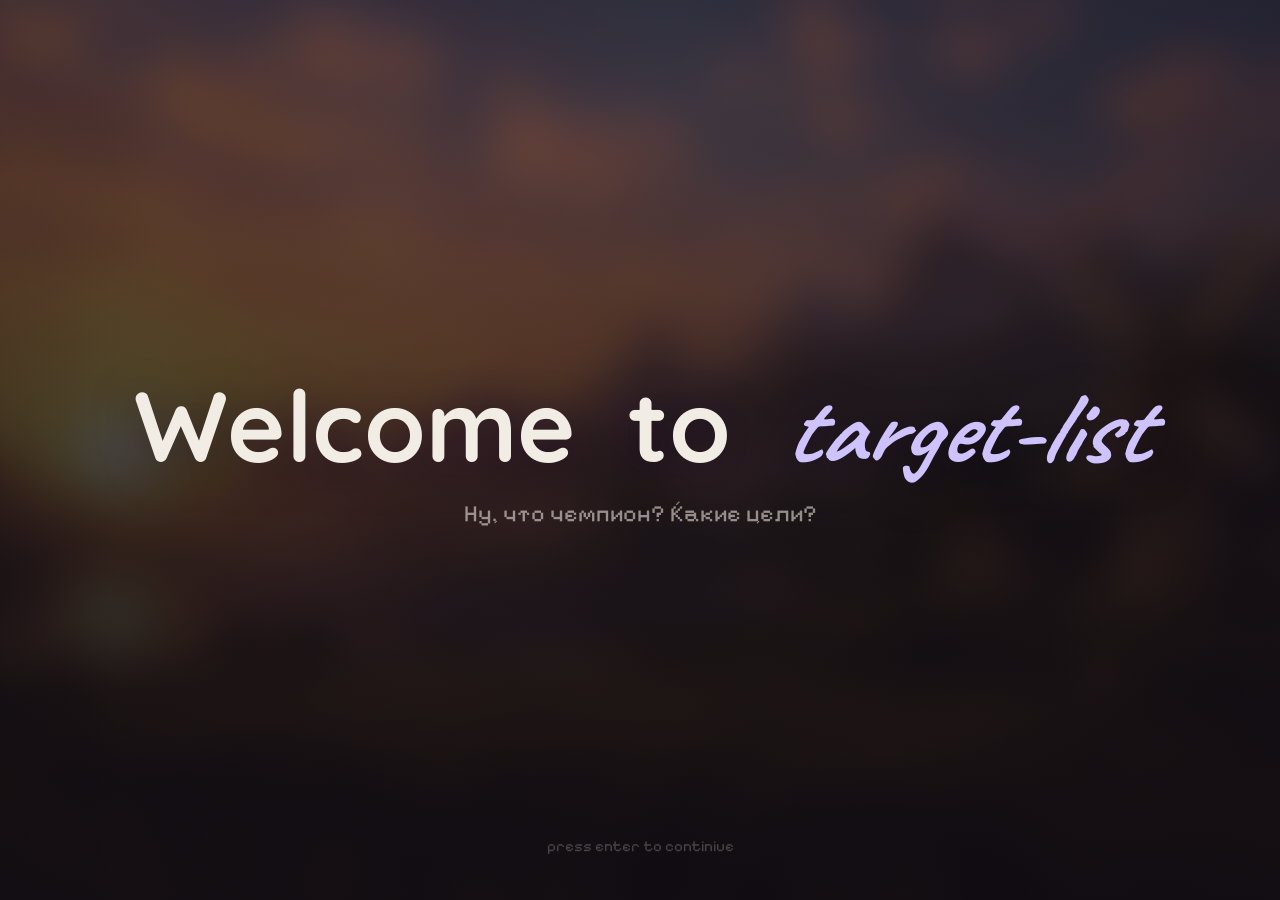
<file: index.html>
<!DOCTYPE html>
<html lang="ru">
<head>
<meta charset="UTF-8">
<meta name="viewport" content="width=device-width, initial-scale=1">
<title>target-list — твои цели</title>
<link rel="preconnect" href="https://fonts.googleapis.com">
<link rel="preconnect" href="https://fonts.gstatic.com" crossorigin>
<link href="https://fonts.googleapis.com/css2?family=Quicksand:wght@400;500;600;700&family=Caveat:wght@600;700&family=Pixelify+Sans:wght@400;500;600&display=swap" rel="stylesheet">
<link rel="stylesheet" href="styles.css">
</head>
<body>

<svg xmlns="http://www.w3.org/2000/svg" class="sprite" aria-hidden="true">
  <symbol id="i-target" viewBox="0 0 24 24"><circle cx="12" cy="12" r="8.5"/><circle cx="12" cy="12" r="4.6"/><circle cx="12" cy="12" r="1.3" fill="currentColor" stroke="none"/></symbol>
  <symbol id="i-book" viewBox="0 0 24 24"><path d="M12 7c-1.6-1.7-3.7-2.3-6.2-2.1v12.4c2.5-.2 4.6.4 6.2 2.1 1.6-1.7 3.7-2.3 6.2-2.1V4.9c-2.5-.2-4.6.4-6.2 2.1z"/><path d="M12 7v12.4"/></symbol>
  <symbol id="i-rocket" viewBox="0 0 24 24"><path d="M12 3.2c2.9 2.2 4.3 5.2 4.3 8.2l-1.8 3.7H9.5L7.7 11.4c0-3 1.4-6 4.3-8.2z"/><circle cx="12" cy="9.6" r="1.7"/><path d="m9.3 15.4-1.9 4.1 3-1.4M14.7 15.4l1.9 4.1-3-1.4"/></symbol>
  <symbol id="i-run" viewBox="0 0 24 24"><circle cx="14.4" cy="4.8" r="1.9"/><path d="m13.6 8.4-3.4 2.2 1.7 3.2L9.2 20M11.9 13.8l3.3 1.5 1.3 4.4M7.4 9.8l3.2-1.6 3.1.7 2.1 2.5 2.3.6"/></symbol>
  <symbol id="i-bulb" viewBox="0 0 24 24"><path d="M12 3.2A5.9 5.9 0 0 0 8.5 13.8c.5.4.8 1 .9 1.6l.1.7h5l.1-.7c.1-.6.4-1.2.9-1.6A5.9 5.9 0 0 0 12 3.2z"/><path d="M9.6 18.5h4.8M10.6 21h2.8"/></symbol>
  <symbol id="i-dumbbell" viewBox="0 0 24 24"><path d="M4 9.2v5.6M7.2 6.8v10.4M16.8 6.8v10.4M20 9.2v5.6M7.2 12h9.6"/></symbol>
  <symbol id="i-wallet" viewBox="0 0 24 24"><path d="M3.4 8.2a2.6 2.6 0 0 1 2.6-2.6h11.3v2.6"/><rect x="3.4" y="8.2" width="17.2" height="10.6" rx="2.6"/><circle cx="16.4" cy="13.5" r="1.2" fill="currentColor" stroke="none"/></symbol>
  <symbol id="i-music" viewBox="0 0 24 24"><path d="M9.4 17.2V5.8l9.2-1.9v11.4"/><circle cx="6.9" cy="17.4" r="2.5"/><circle cx="16.1" cy="15.4" r="2.5"/></symbol>
  <symbol id="i-code" viewBox="0 0 24 24"><path d="m8.2 8.4-4.6 3.6 4.6 3.6M15.8 8.4l4.6 3.6-4.6 3.6M13.6 4.6l-3.2 14.8"/></symbol>
  <symbol id="i-palette" viewBox="0 0 24 24"><path d="M12 3.4a8.6 8.6 0 0 0 0 17.2c1.1 0 1.9-.8 1.9-1.8 0-.5-.2-.9-.5-1.2-.3-.3-.5-.7-.5-1.2 0-1 .8-1.8 1.8-1.8h1.4a4.3 4.3 0 0 0 4.3-4.3c0-3.8-3.8-6.9-8.4-6.9z"/><circle cx="7.6" cy="11.4" r="1.1" fill="currentColor" stroke="none"/><circle cx="10.4" cy="7.8" r="1.1" fill="currentColor" stroke="none"/><circle cx="15" cy="8.4" r="1.1" fill="currentColor" stroke="none"/></symbol>
  <symbol id="i-pen" viewBox="0 0 24 24"><path d="M4.4 19.6h3.9L19.6 8.3a2.7 2.7 0 0 0-3.9-3.9L4.4 15.7v3.9z"/><path d="m14.4 5.7 3.9 3.9"/></symbol>
  <symbol id="i-leaf" viewBox="0 0 24 24"><path d="M11.4 20.6c0-6.1 3.1-9.9 9-11-.4 6-3.8 9.4-9 11z"/><path d="M11.4 20.6c-.3-4-2.4-6.6-6.6-7.6.3 4.3 2.6 6.8 6.6 7.6z"/></symbol>
  <symbol id="i-heart" viewBox="0 0 24 24"><path d="M12 19.8s-6.9-4.2-6.9-9A3.9 3.9 0 0 1 12 8.1a3.9 3.9 0 0 1 6.9 2.7c0 4.8-6.9 9-6.9 9z"/></symbol>
  <symbol id="i-star" viewBox="0 0 24 24"><path d="m12 3.8 2.6 5.3 5.8.8-4.2 4.1 1 5.8-5.2-2.7-5.2 2.7 1-5.8L3.6 9.9l5.8-.8z"/></symbol>
  <symbol id="i-trophy" viewBox="0 0 24 24"><path d="M8.2 4.2h7.6v4.6a3.8 3.8 0 1 1-7.6 0z"/><path d="M8.2 5.8H5.9a2.4 2.4 0 0 0 2.3 3.9M15.8 5.8h2.3a2.4 2.4 0 0 1-2.3 3.9M12 12.6v3.2M9.2 19.8h5.6l-.6-2.1a1 1 0 0 0-1-.7h-2.4a1 1 0 0 0-1 .7z"/></symbol>
  <symbol id="i-flag" viewBox="0 0 24 24"><path d="M5.6 20.8V3.6M5.6 4.8h10.8l-1.9 3.4 1.9 3.4H5.6"/></symbol>
  <symbol id="i-fire" viewBox="0 0 24 24"><path d="M12 20.6a5.3 5.3 0 0 0 3.9-8.9c-.6.9-1.4 1.5-2.3 1.5 1-3.1-.4-5.7-2.9-7.9.3 3.1-1.2 4.6-2.6 5.9a5.4 5.4 0 0 0-1.3 3.5 5.3 5.3 0 0 0 5.2 5.9z"/></symbol>
  <symbol id="i-bike" viewBox="0 0 24 24"><circle cx="6.2" cy="16.8" r="3.2"/><circle cx="17.8" cy="16.8" r="3.2"/><path d="m6.2 16.8 3.8-7.4h4.6M13.6 6.2h2.6l1.6 5.6M9.8 9.8l3.4 7"/></symbol>
  <symbol id="i-camera" viewBox="0 0 24 24"><path d="M3.4 9.1a2 2 0 0 1 2-2h1.9l1.2-2.1h7l1.2 2.1h1.9a2 2 0 0 1 2 2v8.4a2 2 0 0 1-2 2h-13a2 2 0 0 1-2-2z"/><circle cx="12" cy="13.1" r="3.2"/></symbol>
  <symbol id="i-film" viewBox="0 0 24 24"><rect x="3.4" y="5.2" width="17.2" height="13.6" rx="2.2"/><path d="M7.6 5.2v13.6M16.4 5.2v13.6M3.4 12h17.2M3.4 8.6h4.2M3.4 15.4h4.2M16.4 8.6h4.2M16.4 15.4h4.2"/></symbol>
  <symbol id="i-flask" viewBox="0 0 24 24"><path d="M9.8 3.4h4.4M10.9 3.4v6.3l-5 8.1a2 2 0 0 0 1.7 3h8.8a2 2 0 0 0 1.7-3l-5-8.1V3.4"/><path d="M8.2 14.2h7.6"/></symbol>
  <symbol id="i-globe" viewBox="0 0 24 24"><circle cx="12" cy="12" r="8.6"/><path d="M3.8 9.4h16.4M3.8 14.6h16.4M12 3.4c4 5.2 4 12.2 0 17.2-4-5-4-12 0-17.2z"/></symbol>
  <symbol id="i-moon" viewBox="0 0 24 24"><path d="M20.2 14.4A8.4 8.4 0 0 1 9.6 3.8a8.4 8.4 0 1 0 10.6 10.6z"/></symbol>
  <symbol id="i-clock" viewBox="0 0 24 24"><circle cx="12" cy="12" r="8.6"/><path d="M12 7.2v5.1l3.2 1.9"/></symbol>
  <symbol id="i-chart" viewBox="0 0 24 24"><path d="M3.6 20h16.8M7.4 20v-5.6M12 20V8.6M16.6 20v-8.2"/></symbol>
  <symbol id="i-coffee" viewBox="0 0 24 24"><path d="M4.2 8.6h12.6v5.6a5 5 0 0 1-5 5H9.2a5 5 0 0 1-5-5z"/><path d="M16.8 10h1.4a2.4 2.4 0 0 1 0 4.8h-1.4"/><path d="M7.6 3.6v1.8M11 3.2v2.2M14.4 3.6v1.8"/></symbol>
  <symbol id="i-apple" viewBox="0 0 24 24"><path d="M12 8.4c-1-1.9-2.9-2.6-4.5-1.9-1.7.8-2.7 2.8-2.3 5.3.5 3.3 2.5 7.8 4.7 7.8.9 0 1.3-.5 2.1-.5s1.2.5 2.1.5c2.2 0 4.2-4.5 4.7-7.8.4-2.5-.6-4.5-2.3-5.3-1.6-.7-3.5 0-4.5 1.9z"/><path d="M12 8.4c-.2-2 .7-3.5 2.5-4.2"/></symbol>
  <symbol id="i-chat" viewBox="0 0 24 24"><path d="M20.2 15.2a2.4 2.4 0 0 1-2.4 2.4H8.4l-4.6 3.2V6.8a2.4 2.4 0 0 1 2.4-2.4h11.6a2.4 2.4 0 0 1 2.4 2.4z"/><path d="M8.4 9.4h7.2M8.4 13h4.2"/></symbol>
  <symbol id="i-wrench" viewBox="0 0 24 24"><path d="M15.2 3.4a5.3 5.3 0 0 0-4.7 7.6l-6.4 6.4a2 2 0 0 0 2.8 2.8l6.4-6.4a5.3 5.3 0 0 0 6.5-7l-2.9 2.9-2.4-.5-.5-2.4z"/></symbol>
  <symbol id="i-cap" viewBox="0 0 24 24"><path d="m3.4 9.6 8.6-4.4 8.6 4.4-8.6 4.4z"/><path d="M7.4 11.6v4.1c0 1.5 2.1 2.7 4.6 2.7s4.6-1.2 4.6-2.7v-4.1M20.6 10.1v5.1"/></symbol>
  <symbol id="i-mountain" viewBox="0 0 24 24"><path d="M3.2 19.2h17.6L14.2 6.4l-3.1 5.6-2.3-2.4z"/></symbol>
  <symbol id="i-droplet" viewBox="0 0 24 24"><path d="M12 3.6c3.4 3.9 5.3 6.4 5.3 9.1a5.3 5.3 0 1 1-10.6 0c0-2.7 1.9-5.2 5.3-9.1z"/></symbol>
  <symbol id="i-sun" viewBox="0 0 24 24"><circle cx="12" cy="12" r="4"/><path d="M12 2.8v2.1M12 19.1v2.1M5.5 5.5l1.5 1.5M17 17l1.5 1.5M2.8 12h2.1M19.1 12h2.1M5.5 18.5 7 17M17 7l1.5-1.5"/></symbol>
  <symbol id="i-bell" viewBox="0 0 24 24"><path d="M17.8 16.2v-4.8a5.8 5.8 0 1 0-11.6 0v4.8L4.8 18.6h14.4z"/><path d="M10.2 18.6a1.9 1.9 0 0 0 3.6 0"/></symbol>
  <symbol id="i-headphones" viewBox="0 0 24 24"><path d="M4.6 15.2v-2.8a7.4 7.4 0 1 1 14.8 0v2.8"/><rect x="2.8" y="13.6" width="4.4" height="6.4" rx="2.2"/><rect x="16.8" y="13.6" width="4.4" height="6.4" rx="2.2"/></symbol>
  <symbol id="i-compass" viewBox="0 0 24 24"><circle cx="12" cy="12" r="8.6"/><path d="m15.6 8.4-2.1 5.1-5.1 2.1 2.1-5.1z"/></symbol>
  <symbol id="i-shield" viewBox="0 0 24 24"><path d="M12 3.4 5.4 6.2v5.6c0 4 2.8 7.3 6.6 8.6 3.8-1.3 6.6-4.6 6.6-8.6V6.2z"/></symbol>
  <symbol id="i-box" viewBox="0 0 24 24"><path d="M3.6 7.8 12 3.6l8.4 4.2v8.4L12 20.4l-8.4-4.2z"/><path d="m3.6 7.8 8.4 4.2 8.4-4.2M12 12v8.4"/></symbol>

  <symbol id="i-plus" viewBox="0 0 24 24"><path d="M12 5.4v13.2M5.4 12h13.2"/></symbol>
  <symbol id="i-minus" viewBox="0 0 24 24"><path d="M5.4 12h13.2"/></symbol>
  <symbol id="i-check" viewBox="0 0 24 24"><path d="m5.2 12.6 4.6 4.6L18.8 7"/></symbol>
  <symbol id="i-x" viewBox="0 0 24 24"><path d="M6.4 6.4l11.2 11.2M17.6 6.4 6.4 17.6"/></symbol>
  <symbol id="i-trash" viewBox="0 0 24 24"><path d="M4.4 7h15.2M9.6 7V4.8h4.8V7M6.6 7l.9 12.4h9l.9-12.4M10.4 10.4v6.4M13.6 10.4v6.4"/></symbol>
  <symbol id="i-search" viewBox="0 0 24 24"><circle cx="10.8" cy="10.8" r="6.4"/><path d="m15.6 15.6 4.4 4.4"/></symbol>
  <symbol id="i-calendar" viewBox="0 0 24 24"><rect x="3.6" y="5.4" width="16.8" height="15" rx="2.6"/><path d="M8.2 3.2v4.2M15.8 3.2v4.2M3.6 10.4h16.8"/></symbol>
  <symbol id="i-list" viewBox="0 0 24 24"><path d="M9.4 6.6h10.4M9.4 12h10.4M9.4 17.4h10.4"/><circle cx="5" cy="6.6" r="1.1" fill="currentColor" stroke="none"/><circle cx="5" cy="12" r="1.1" fill="currentColor" stroke="none"/><circle cx="5" cy="17.4" r="1.1" fill="currentColor" stroke="none"/></symbol>
  <symbol id="i-hash" viewBox="0 0 24 24"><path d="M4.4 9.2h15.2M4.4 14.8h15.2M10.2 4.2 8.4 19.8M15.6 4.2l-1.8 15.6"/></symbol>
  <symbol id="i-download" viewBox="0 0 24 24"><path d="M12 4.2v10.4m0 0 3.8-3.8M12 14.6l-3.8-3.8M4.8 19.4h14.4"/></symbol>
  <symbol id="i-upload" viewBox="0 0 24 24"><path d="M12 19.4V9m0 0 3.8 3.8M12 9l-3.8 3.8M4.8 4.6h14.4"/></symbol>
  <symbol id="i-sparkle" viewBox="0 0 24 24"><path d="M12 3.4 13.7 9l5.6 1.7-5.6 1.7L12 18l-1.7-5.6L4.7 10.7 10.3 9z"/><path d="M18.6 15.6l.6 1.9 1.9.6-1.9.6-.6 1.9-.6-1.9-1.9-.6 1.9-.6z"/></symbol>
  <symbol id="i-contrast" viewBox="0 0 24 24"><circle cx="12" cy="12" r="8.4"/><path d="M12 3.6a8.4 8.4 0 0 1 0 16.8z" fill="currentColor" stroke="none"/></symbol>
  <symbol id="i-alert" viewBox="0 0 24 24"><circle cx="12" cy="12" r="8.6"/><path d="M12 7.6v5M12 16.2h.01"/></symbol>
  <symbol id="i-undo" viewBox="0 0 24 24"><path d="M4.6 9.4h9.8a5 5 0 0 1 0 10h-4.6M4.6 9.4l4-4M4.6 9.4l4 4"/></symbol>
  <symbol id="i-chevron" viewBox="0 0 24 24"><path d="m7.4 10 4.6 4.6L16.6 10"/></symbol>
</svg>

<div class="backdrop"></div>
<div class="vignette"></div>
<canvas id="confetti"></canvas>

<section class="intro" id="intro">
  <div class="intro-inner">
    <h1 class="intro-title">
      <span class="w" style="--d:0ms">Welcome</span>
      <span class="w" style="--d:90ms">to</span>
      <span class="w brand" style="--d:180ms">target-list</span>
    </h1>
    <p class="intro-sub">Ну, что чемпион? Какие цели?</p>
  </div>
  <p class="intro-hint">press enter to continiue</p>
</section>

<main class="app" id="app" aria-hidden="true">

  <header class="topbar">
    <div class="logo">
      <svg class="ic logo-mark"><use href="#i-target"/></svg>
      <span class="logo-text">target<span class="brand">-list</span></span>
    </div>
    <div class="topbar-right">
      <p class="today" id="today"></p>
      <button class="btn btn-icon" id="btnTheme" title="Сменить фон" aria-label="Сменить фон">
        <svg class="ic"><use href="#i-contrast"/></svg>
      </button>
      <button class="btn btn-primary" id="btnNew">
        <svg class="ic"><use href="#i-plus"/></svg> <span id="btnNewLabel">Новая цель</span>
      </button>
    </div>
  </header>

  <nav class="tabs" id="tabs">
    <button class="tab is-active" data-view="goals">
      <svg class="ic"><use href="#i-target"/></svg> Цели <span class="tab-n" id="tabNGoals">0</span>
    </button>
    <button class="tab" data-view="dreams">
      <svg class="ic"><use href="#i-sparkle"/></svg> Мечты <span class="tab-n" id="tabNDreams">0</span>
    </button>
    <span class="tab-glider" id="tabGlider"></span>
  </nav>

  <section class="hero">
    <div class="hero-ring">
      <svg viewBox="0 0 200 200" class="ring">
        <defs>
          <linearGradient id="ringGrad" x1="0" y1="0" x2="1" y2="1">
            <stop offset="0%" stop-color="#f3c17c"/>
            <stop offset="100%" stop-color="#e4917f"/>
          </linearGradient>
        </defs>
        <circle class="ring-bg" cx="100" cy="100" r="86"/>
        <circle class="ring-fg" id="ringFg" cx="100" cy="100" r="86"/>
      </svg>
      <div class="ring-label">
        <span class="ring-value"><span id="ringValue">0</span><i>%</i></span>
        <span class="ring-caption" id="ringCaption">общий прогресс</span>
      </div>
    </div>

    <div class="hero-right">
      <div class="hero-stats">
        <div class="stat">
          <svg class="ic stat-ic"><use href="#i-target" id="icActive"/></svg>
          <span class="stat-value" id="statActive">0</span>
          <span class="stat-label" id="lblActive">в работе</span>
        </div>
        <div class="stat">
          <svg class="ic stat-ic"><use href="#i-check"/></svg>
          <span class="stat-value" id="statDone">0</span>
          <span class="stat-label" id="lblDone">закрыто</span>
        </div>
        <div class="stat">
          <svg class="ic stat-ic"><use href="#i-sparkle" id="icSteps"/></svg>
          <span class="stat-value" id="statSteps">0</span>
          <span class="stat-label" id="lblSteps">маленьких побед</span>
        </div>
        <div class="stat is-streak">
          <svg class="ic stat-ic"><use href="#i-fire"/></svg>
          <span class="stat-value" id="statStreak">0</span>
          <span class="stat-label" id="lblStreak">дней подряд</span>
        </div>
      </div>
      <div class="activity-wrap">
        <span class="activity-cap">активность за 2 недели</span>
        <div class="activity" id="activity"></div>
      </div>
    </div>
  </section>

  <section class="toolbar">
    <div class="filters" id="filters">
      <button class="chip is-active" data-filter="all">Все</button>
      <button class="chip" data-filter="active">Активные</button>
      <button class="chip" data-filter="done">Выполненные</button>
      <button class="chip" data-filter="soon">Горят</button>
    </div>
    <div class="tools">
      <label class="search">
        <svg class="ic"><use href="#i-search"/></svg>
        <input type="text" id="search" placeholder="поиск по целям…" autocomplete="off">
      </label>
      <div class="select-wrap">
        <select id="sort" class="select" aria-label="Сортировка">
          <option value="new">Сначала новые</option>
          <option value="progress">По прогрессу</option>
          <option value="deadline">По дедлайну</option>
          <option value="az">По алфавиту</option>
        </select>
        <svg class="ic select-arrow"><use href="#i-chevron"/></svg>
      </div>
    </div>
  </section>

  <section class="goals" id="goals"></section>

  <div class="empty" id="empty" hidden>
    <svg class="ic empty-art"><use href="#i-target" id="emptyIcon"/></svg>
    <h3 id="emptyTitle">Тут пока пусто</h3>
    <p id="emptyText">Создай первую цель — и посмотрим, чего ты стоишь.</p>
    <button class="btn btn-primary" id="btnNewEmpty">
      <svg class="ic"><use href="#i-plus"/></svg> Создать цель
    </button>
  </div>

  <footer class="foot">
    <span>всё хранится локально в твоём браузере</span>
    <span class="foot-sep"></span>
    <button class="link" id="btnExport"><svg class="ic"><use href="#i-download"/></svg> экспорт</button>
    <button class="link" id="btnImport"><svg class="ic"><use href="#i-upload"/></svg> импорт</button>
    <input type="file" id="fileImport" accept="application/json" hidden>
  </footer>
</main>

<div class="modal-root" id="modalRoot" hidden>
  <div class="modal-scrim" data-close></div>
  <div class="modal" role="dialog" aria-modal="true" aria-labelledby="modalTitle">

    <header class="modal-head">
      <h2 id="modalTitle">Новая цель</h2>
      <button class="icon-btn is-close" data-close title="Закрыть" aria-label="Закрыть">
        <svg class="ic"><use href="#i-x"/></svg>
      </button>
    </header>

    <div class="modal-body">

      <div class="row-title">
        <button class="icon-pick-btn" id="iconBtn" title="Выбрать иконку" aria-label="Выбрать иконку">
          <svg class="ic"><use href="#i-target"/></svg>
        </button>
        <input type="text" id="fTitle" placeholder="Название цели" maxlength="70">
      </div>

      <div class="icon-pick" id="iconPick" hidden></div>

      <input type="text" id="fNote" placeholder="зачем тебе это? пара слов для мотивации" maxlength="240">

      <div class="two">
        <div class="fld" id="fldType">
          <span class="cap">Как считаем</span>
          <div class="seg" id="typeSeg">
            <span class="seg-glider" id="segGlider"></span>
            <button class="seg-btn is-active" data-type="checklist"><svg class="ic"><use href="#i-list"/></svg> Шаги</button>
            <button class="seg-btn" data-type="counter"><svg class="ic"><use href="#i-hash"/></svg> Счётчик</button>
          </div>
        </div>
        <div class="fld" id="fldDeadline">
          <span class="cap" id="capDeadline">Дедлайн</span>
          <input type="date" id="fDeadline">
        </div>
      </div>

      <div class="fld type-pane" id="paneChecklist">
        <span class="cap">Шаги</span>
        <div class="steps" id="stepsList"></div>
        <div class="step-new">
          <button class="tick tick-add" id="stepAdd" aria-label="Добавить шаг"><svg class="ic"><use href="#i-plus"/></svg></button>
          <input type="text" id="stepInput" placeholder="добавить шаг">
        </div>
      </div>

      <div class="fld type-pane" id="paneCounter" hidden>
        <span class="cap">Счётчик</span>
        <div class="three">
          <label><span class="sub">цель</span><input type="number" id="fTarget" min="1" value="10"></label>
          <label><span class="sub">единица</span><input type="text" id="fUnit" placeholder="книг, км" maxlength="16"></label>
          <label><span class="sub">уже есть</span><input type="number" id="fCurrent" min="0" value="0"></label>
        </div>
      </div>

      <div class="fld" id="fldDream" hidden>
        <span class="cap">Часть мечты</span>
        <div class="select-wrap">
          <select id="fDream" class="select-dark">
            <option value="">— сама по себе —</option>
          </select>
          <svg class="ic select-arrow"><use href="#i-chevron"/></svg>
        </div>
      </div>

      <div class="fld type-pane" id="paneDream" hidden>
        <span class="cap">Какие цели ведут к мечте</span>
        <div class="link-goals" id="dreamGoals"></div>
      </div>

      <div class="fld">
        <span class="cap">Цвет</span>
        <div class="colors" id="colors"></div>
      </div>

    </div>

    <footer class="modal-foot">
      <button class="icon-btn is-danger" id="btnDelete" hidden title="Удалить цель" aria-label="Удалить цель">
        <svg class="ic"><use href="#i-trash"/></svg>
      </button>
      <span class="spacer"></span>
      <button class="btn btn-ghost" data-close>Отмена</button>
      <button class="btn btn-primary" id="btnSave">Сохранить</button>
    </footer>
  </div>
</div>

<div class="toasts" id="toasts"></div>

<script src="app.js"></script>
</body>
</html>
</file>
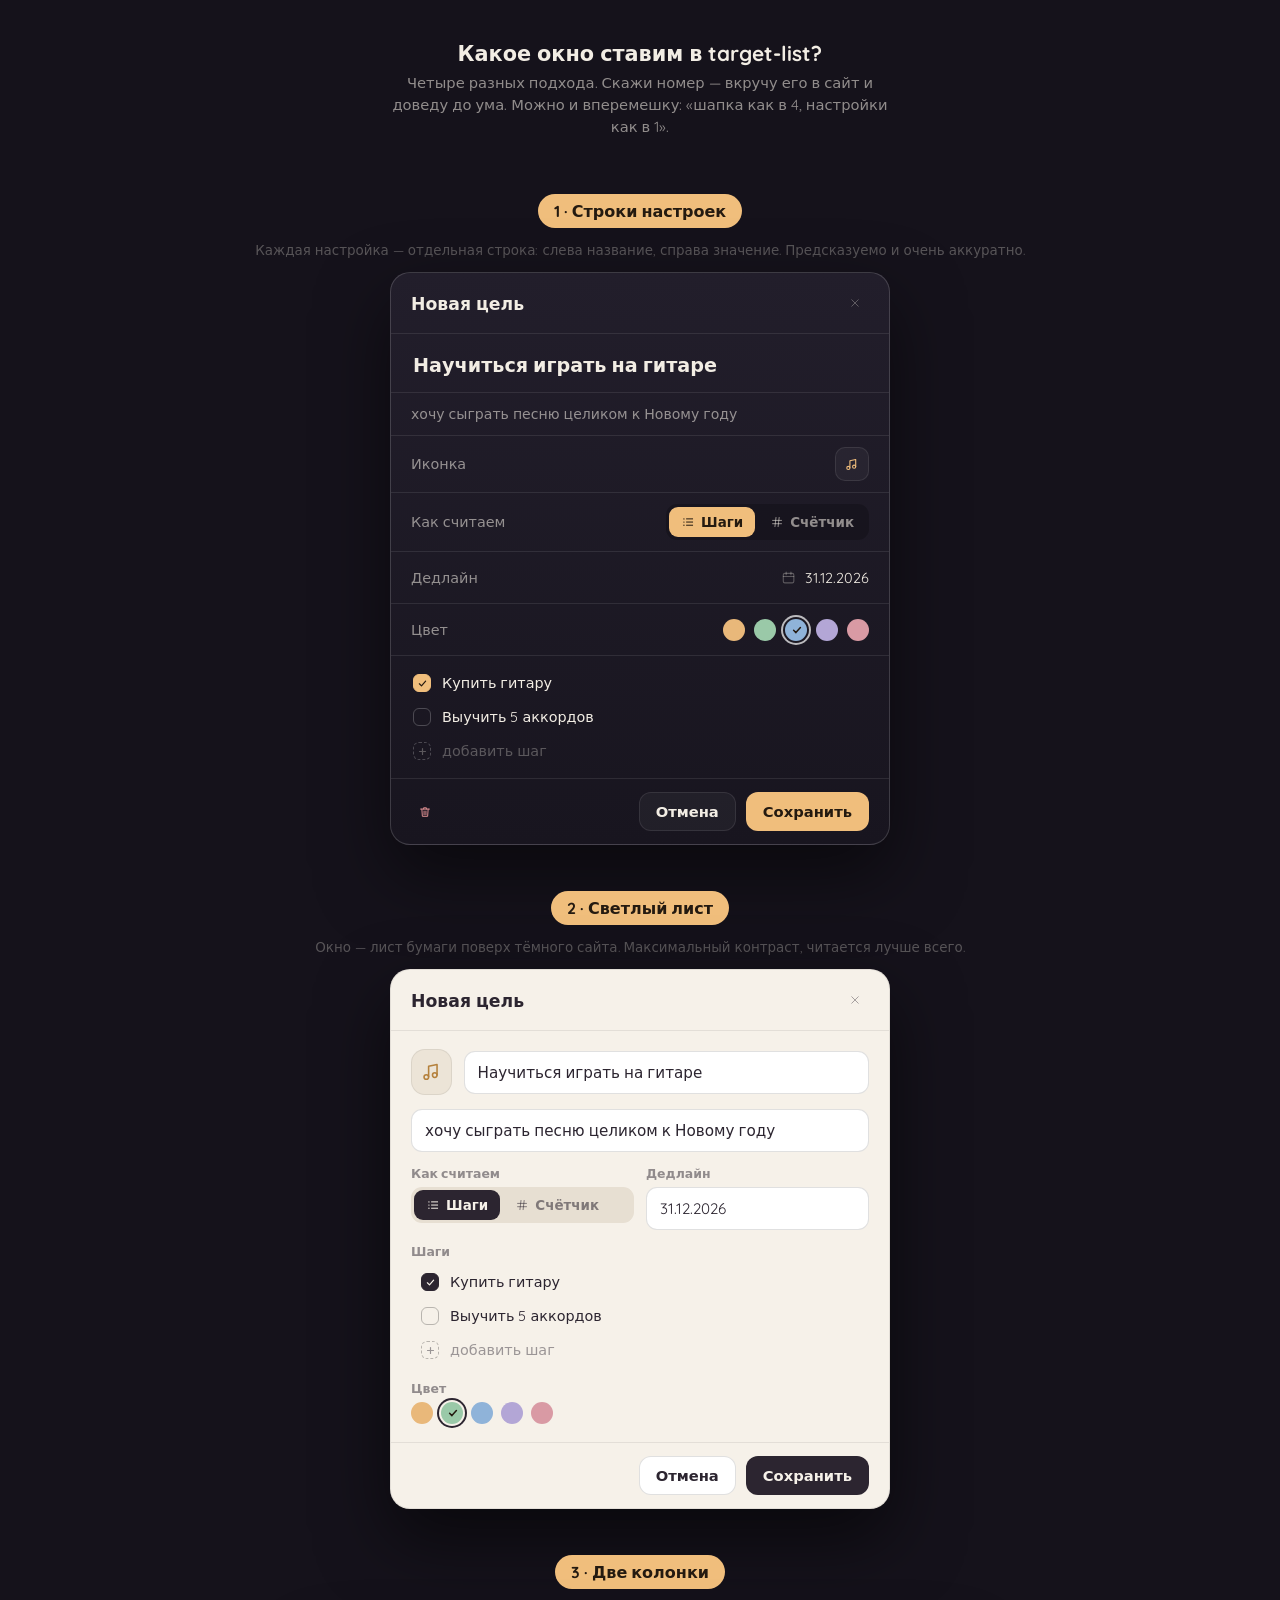
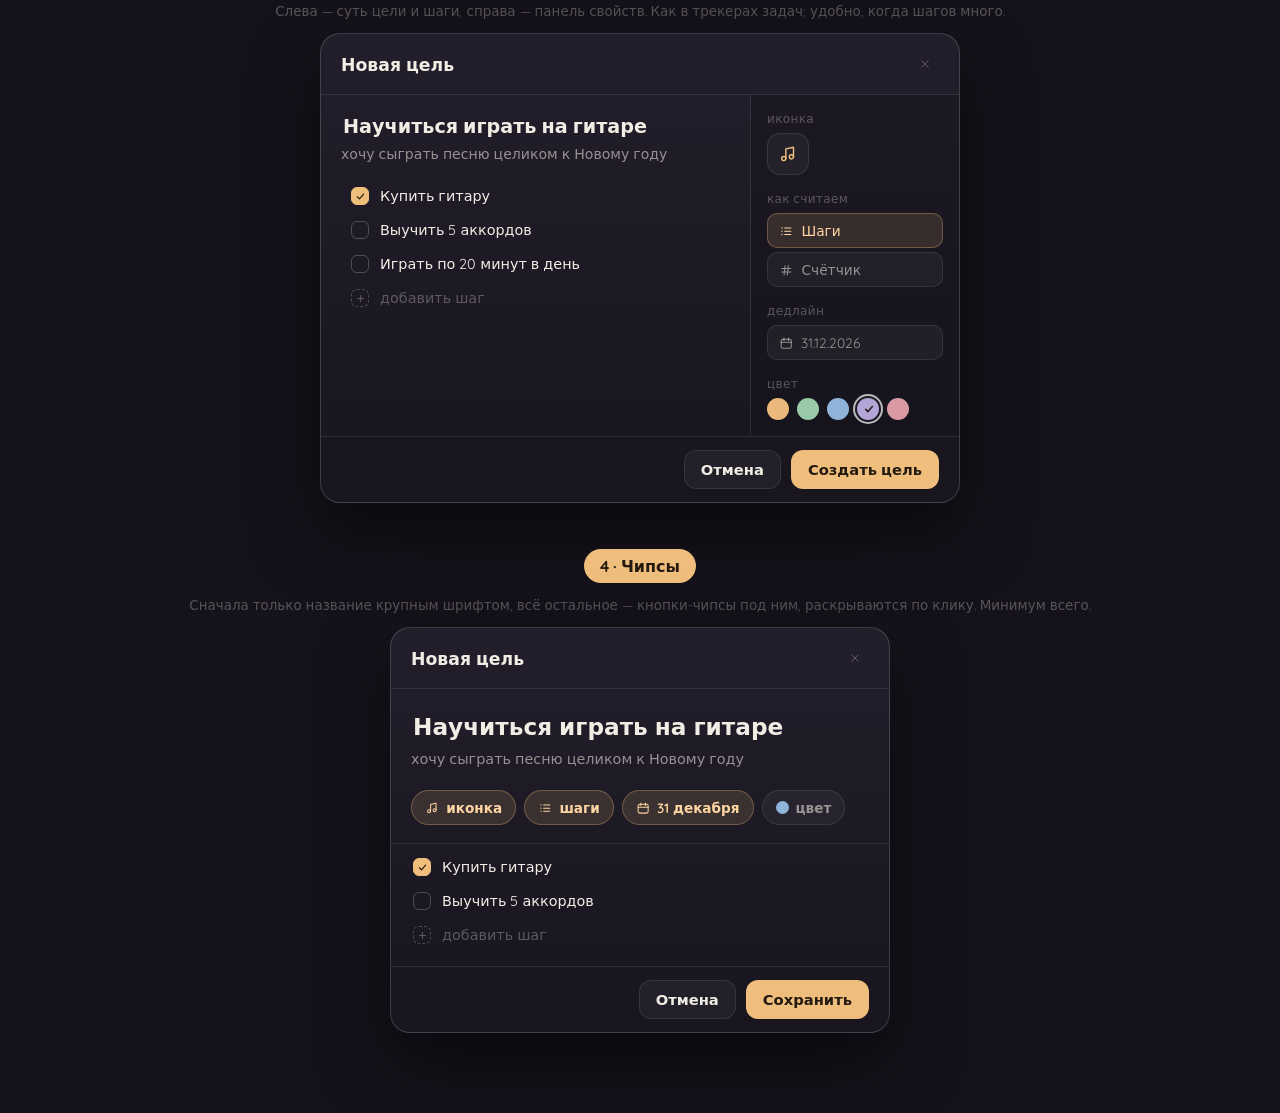
<file: variants.html>
<!DOCTYPE html>
<html lang="ru">
<head>
<meta charset="UTF-8">
<meta name="viewport" content="width=device-width, initial-scale=1">
<title>target-list — варианты окна</title>
<link href="https://fonts.googleapis.com/css2?family=Quicksand:wght@400;500;600;700&display=swap" rel="stylesheet">
<style>
:root{
  --accent:#f0be7c; --accent-soft:#ffd6a3;
  --text:#f2ede4; --muted:rgba(242,237,228,.56); --faint:rgba(242,237,228,.3);
  --s1:rgba(255,255,255,.045); --s2:rgba(255,255,255,.08);
  --stroke:rgba(255,255,255,.09); --stroke2:rgba(255,255,255,.16);
  --ease:cubic-bezier(.22,1,.36,1);
}
*{box-sizing:border-box}
body{
  margin:0; padding:40px 20px 80px; background:#15121b; color:var(--text);
  font-family:'Quicksand',system-ui,sans-serif;
  display:flex; flex-direction:column; align-items:center; gap:46px;
}
.ic{width:1.05em;height:1.05em;flex:none;fill:none;stroke:currentColor;stroke-width:1.7;stroke-linecap:round;stroke-linejoin:round}
.sprite{position:absolute;width:0;height:0}
h1{font-size:1.3rem; margin:0 0 6px; font-weight:700}
.lead{color:var(--muted); font-size:.92rem; margin:0 0 10px; text-align:center; max-width:520px; line-height:1.5}
.case{display:flex; flex-direction:column; align-items:center; gap:14px; width:100%}
.badge{
  display:inline-flex; align-items:center; gap:9px; font-weight:700; font-size:1rem;
  background:var(--accent); color:#241a10; padding:7px 16px; border-radius:99px;
}
.hint{color:var(--faint); font-size:.84rem; margin:0}

.win{background:linear-gradient(180deg,#221e2b,#18151f); border:1px solid var(--stroke2); border-radius:20px; box-shadow:0 30px 70px rgba(0,0,0,.5); overflow:hidden}
.win-head{display:flex; align-items:center; justify-content:space-between; padding:16px 20px; border-bottom:1px solid var(--stroke)}
.win-head h2{margin:0; font-size:1.08rem}
.xbtn{display:grid;place-items:center;width:28px;height:28px;border:0;background:none;color:var(--faint);border-radius:8px;cursor:pointer}
.xbtn:hover{background:var(--s2); color:var(--text)}
.win-foot{display:flex; gap:10px; align-items:center; padding:13px 20px; border-top:1px solid var(--stroke)}
.sp{flex:1}
.btn{font-family:inherit;font-size:.92rem;font-weight:600;border:1px solid var(--stroke);border-radius:12px;padding:9px 16px;cursor:pointer;color:var(--text);background:var(--s1);display:inline-flex;align-items:center;gap:7px}
.btn:hover{background:var(--s2)}
.btn-go{background:var(--accent);border-color:transparent;color:#241a10}
.btn-go:hover{background:var(--accent-soft)}
.seg{display:flex;gap:3px;padding:3px;border-radius:11px;background:rgba(0,0,0,.22)}
.seg button{display:inline-flex;align-items:center;gap:6px;border:0;background:none;color:var(--muted);font-family:inherit;font-weight:600;font-size:.84rem;padding:7px 12px;border-radius:9px;cursor:pointer}
.seg button.on{background:var(--accent);color:#241a10}
.dots{display:flex;gap:8px}
.dot{width:22px;height:22px;border-radius:50%;border:0;cursor:pointer;display:grid;place-items:center;color:#241a10}
.dot .ic{width:12px;height:12px;stroke-width:3;opacity:0}
.dot.on{box-shadow:0 0 0 2px #1b1822,0 0 0 4px rgba(255,255,255,.7)}
.dot.on .ic{opacity:1}
.tick{width:18px;height:18px;flex:none;border:1.5px solid rgba(255,255,255,.22);border-radius:6px;display:grid;place-items:center}
.tick.on{background:var(--accent);border-color:var(--accent);color:#241a10}
.tick .ic{width:11px;height:11px;stroke-width:2.6}
.steprow{display:flex;align-items:center;gap:11px;padding:8px 10px;border-radius:10px;font-size:.9rem}
.steprow:hover{background:var(--s1)}
.add{display:flex;align-items:center;gap:11px;padding:8px 10px;color:var(--faint);font-size:.9rem}
.add .tick{border-style:dashed}

.v1{width:min(500px,100%)}
.v1 .title-in{padding:18px 20px 14px; border-bottom:1px solid var(--stroke); display:flex; gap:12px; align-items:center}
.v1 .title-in input{flex:1;border:0;background:none;outline:none;font-family:inherit;font-size:1.2rem;font-weight:700;color:var(--text)}
.v1 .title-in input::placeholder{color:var(--faint)}
.v1 .note{padding:12px 20px; border-bottom:1px solid var(--stroke); color:var(--muted); font-size:.88rem}
.v1 .row{display:flex;align-items:center;justify-content:space-between;gap:14px;padding:11px 20px;border-bottom:1px solid var(--stroke);min-height:52px}
.v1 .row > span{font-size:.9rem;color:var(--muted)}
.v1 .val{display:flex;align-items:center;gap:9px;font-size:.9rem}
.v1 .icobox{width:34px;height:34px;border-radius:10px;background:var(--s1);border:1px solid var(--stroke);display:grid;place-items:center;color:var(--accent)}
.v1 .steps{padding:10px 12px}

.v2{width:min(500px,100%); background:#f6f1e9; border:1px solid rgba(0,0,0,.08); color:#2c2530; border-radius:20px; overflow:hidden; box-shadow:0 30px 70px rgba(0,0,0,.55)}
.v2 .h{display:flex;align-items:center;justify-content:space-between;padding:16px 20px;border-bottom:1px solid rgba(0,0,0,.08)}
.v2 .h h2{margin:0;font-size:1.08rem}
.v2 .xbtn{color:rgba(44,37,48,.4)} .v2 .xbtn:hover{background:rgba(0,0,0,.06);color:#2c2530}
.v2 .body{padding:18px 20px;display:flex;flex-direction:column;gap:14px}
.v2 .frow{display:flex;gap:12px;align-items:center}
.v2 .icobox{width:46px;height:46px;border-radius:14px;background:#ece4d7;border:1px solid rgba(0,0,0,.07);display:grid;place-items:center;color:#b5813c}
.v2 input, .v2 .fake{
  width:100%;font-family:inherit;font-size:.95rem;color:#2c2530;background:#fff;
  border:1px solid rgba(0,0,0,.12);border-radius:11px;padding:11px 13px;outline:none;
}
.v2 .cap{font-size:.78rem;color:rgba(44,37,48,.5);font-weight:600;margin-bottom:6px;display:block}
.v2 .two{display:grid;grid-template-columns:1fr 1fr;gap:12px}
.v2 .seg{background:#e7dfd2}
.v2 .seg button{color:rgba(44,37,48,.55)}
.v2 .seg button.on{background:#2c2530;color:#f6f1e9}
.v2 .tick{border-color:rgba(0,0,0,.25)}
.v2 .tick.on{background:#2c2530;border-color:#2c2530;color:#f6f1e9}
.v2 .steprow:hover{background:rgba(0,0,0,.04)}
.v2 .add{color:rgba(44,37,48,.45)}
.v2 .f{display:flex;gap:10px;align-items:center;padding:13px 20px;border-top:1px solid rgba(0,0,0,.08)}
.v2 .btn{background:#fff;border-color:rgba(0,0,0,.12);color:#2c2530}
.v2 .btn-go{background:#2c2530;color:#f6f1e9;border-color:transparent}
.v2 .dot.on{box-shadow:0 0 0 2px #f6f1e9,0 0 0 4px #2c2530}

.v3{width:min(640px,100%)}
.v3 .cols{display:grid;grid-template-columns:1fr 208px}
.v3 .main{padding:18px 20px;border-right:1px solid var(--stroke)}
.v3 .main input{width:100%;border:0;background:none;outline:none;font-family:inherit;font-size:1.2rem;font-weight:700;color:var(--text)}
.v3 .main input::placeholder{color:var(--faint)}
.v3 .main .note{margin:6px 0 16px;color:var(--muted);font-size:.88rem}
.v3 .side{padding:16px 16px;display:flex;flex-direction:column;gap:16px;background:rgba(0,0,0,.14)}
.v3 .scap{font-size:.75rem;color:var(--faint);letter-spacing:.03em;margin-bottom:7px;display:block}
.v3 .pill{display:flex;align-items:center;gap:8px;padding:8px 11px;border-radius:10px;background:var(--s1);border:1px solid var(--stroke);font-size:.86rem;color:var(--muted);cursor:pointer}
.v3 .pill:hover{background:var(--s2);color:var(--text)}
.v3 .segv{display:flex;flex-direction:column;gap:4px}
.v3 .icobox{width:42px;height:42px;border-radius:13px;background:var(--s1);border:1px solid var(--stroke);display:grid;place-items:center;color:var(--accent)}

.v4{width:min(500px,100%)}
.v4 .big{padding:22px 20px 8px}
.v4 .big input{width:100%;border:0;background:none;outline:none;font-family:inherit;font-size:1.45rem;font-weight:700;color:var(--text)}
.v4 .big input::placeholder{color:rgba(242,237,228,.22)}
.v4 .big .note{margin:8px 0 0;color:var(--muted);font-size:.9rem}
.v4 .chips{display:flex;flex-wrap:wrap;gap:8px;padding:14px 20px 18px}
.v4 .chip{
  display:inline-flex;align-items:center;gap:7px;padding:8px 13px;border-radius:99px;
  background:var(--s1);border:1px solid var(--stroke);color:var(--muted);
  font-family:inherit;font-size:.85rem;font-weight:600;cursor:pointer;
}
.v4 .chip:hover{background:var(--s2);color:var(--text);border-color:var(--stroke2)}
.v4 .chip.set{background:rgba(240,190,124,.14);border-color:rgba(240,190,124,.3);color:var(--accent-soft)}
.v4 .chip .sw{width:13px;height:13px;border-radius:50%;background:#8fb3d9}
.v4 .steps{padding:6px 12px 14px;border-top:1px solid var(--stroke)}
</style>
</head>
<body>

<svg class="sprite" aria-hidden="true">
  <symbol id="i-x" viewBox="0 0 24 24"><path d="M6.4 6.4l11.2 11.2M17.6 6.4 6.4 17.6"/></symbol>
  <symbol id="i-check" viewBox="0 0 24 24"><path d="m5.2 12.6 4.6 4.6L18.8 7"/></symbol>
  <symbol id="i-plus" viewBox="0 0 24 24"><path d="M12 5.4v13.2M5.4 12h13.2"/></symbol>
  <symbol id="i-music" viewBox="0 0 24 24"><path d="M9.4 17.2V5.8l9.2-1.9v11.4"/><circle cx="6.9" cy="17.4" r="2.5"/><circle cx="16.1" cy="15.4" r="2.5"/></symbol>
  <symbol id="i-list" viewBox="0 0 24 24"><path d="M9.4 6.6h10.4M9.4 12h10.4M9.4 17.4h10.4"/><circle cx="5" cy="6.6" r="1.1" fill="currentColor" stroke="none"/><circle cx="5" cy="12" r="1.1" fill="currentColor" stroke="none"/><circle cx="5" cy="17.4" r="1.1" fill="currentColor" stroke="none"/></symbol>
  <symbol id="i-hash" viewBox="0 0 24 24"><path d="M4.4 9.2h15.2M4.4 14.8h15.2M10.2 4.2 8.4 19.8M15.6 4.2l-1.8 15.6"/></symbol>
  <symbol id="i-calendar" viewBox="0 0 24 24"><rect x="3.6" y="5.4" width="16.8" height="15" rx="2.6"/><path d="M8.2 3.2v4.2M15.8 3.2v4.2M3.6 10.4h16.8"/></symbol>
  <symbol id="i-trash" viewBox="0 0 24 24"><path d="M4.4 7h15.2M9.6 7V4.8h4.8V7M6.6 7l.9 12.4h9l.9-12.4M10.4 10.4v6.4M13.6 10.4v6.4"/></symbol>
  <symbol id="i-palette" viewBox="0 0 24 24"><path d="M12 3.4a8.6 8.6 0 0 0 0 17.2c1.1 0 1.9-.8 1.9-1.8 0-.5-.2-.9-.5-1.2-.3-.3-.5-.7-.5-1.2 0-1 .8-1.8 1.8-1.8h1.4a4.3 4.3 0 0 0 4.3-4.3c0-3.8-3.8-6.9-8.4-6.9z"/><circle cx="7.6" cy="11.4" r="1.1" fill="currentColor" stroke="none"/><circle cx="10.4" cy="7.8" r="1.1" fill="currentColor" stroke="none"/><circle cx="15" cy="8.4" r="1.1" fill="currentColor" stroke="none"/></symbol>
</svg>

<div style="text-align:center">
  <h1>Какое окно ставим в target-list?</h1>
  <p class="lead">Четыре разных подхода. Скажи номер — вкручу его в сайт и доведу до ума. Можно и вперемешку: «шапка как в 4, настройки как в 1».</p>
</div>

<section class="case">
  <span class="badge">1 · Строки настроек</span>
  <p class="hint">Каждая настройка — отдельная строка: слева название, справа значение. Предсказуемо и очень аккуратно.</p>
  <div class="win v1">
    <div class="win-head"><h2>Новая цель</h2><button class="xbtn"><svg class="ic"><use href="#i-x"/></svg></button></div>
    <div class="title-in"><input placeholder="Название цели" value="Научиться играть на гитаре"></div>
    <div class="note">хочу сыграть песню целиком к Новому году</div>
    <div class="row"><span>Иконка</span><div class="val"><span class="icobox"><svg class="ic"><use href="#i-music"/></svg></span></div></div>
    <div class="row"><span>Как считаем</span><div class="val"><div class="seg"><button class="on"><svg class="ic"><use href="#i-list"/></svg> Шаги</button><button><svg class="ic"><use href="#i-hash"/></svg> Счётчик</button></div></div></div>
    <div class="row"><span>Дедлайн</span><div class="val"><svg class="ic" style="color:rgba(242,237,228,.3)"><use href="#i-calendar"/></svg> 31.12.2026</div></div>
    <div class="row"><span>Цвет</span><div class="val dots">
      <button class="dot" style="background:#e9b87a"><svg class="ic"><use href="#i-check"/></svg></button>
      <button class="dot" style="background:#9ac9a8"><svg class="ic"><use href="#i-check"/></svg></button>
      <button class="dot on" style="background:#8fb3d9"><svg class="ic"><use href="#i-check"/></svg></button>
      <button class="dot" style="background:#b3a6d6"><svg class="ic"><use href="#i-check"/></svg></button>
      <button class="dot" style="background:#d99aa4"><svg class="ic"><use href="#i-check"/></svg></button>
    </div></div>
    <div class="steps">
      <div class="steprow"><span class="tick on"><svg class="ic"><use href="#i-check"/></svg></span> Купить гитару</div>
      <div class="steprow"><span class="tick"></span> Выучить 5 аккордов</div>
      <div class="add"><span class="tick"><svg class="ic" style="width:11px;height:11px"><use href="#i-plus"/></svg></span> добавить шаг</div>
    </div>
    <div class="win-foot"><button class="xbtn" style="color:#dd8f92"><svg class="ic"><use href="#i-trash"/></svg></button><span class="sp"></span><button class="btn">Отмена</button><button class="btn btn-go">Сохранить</button></div>
  </div>
</section>

<section class="case">
  <span class="badge">2 · Светлый лист</span>
  <p class="hint">Окно — лист бумаги поверх тёмного сайта. Максимальный контраст, читается лучше всего.</p>
  <div class="v2">
    <div class="h"><h2>Новая цель</h2><button class="xbtn"><svg class="ic"><use href="#i-x"/></svg></button></div>
    <div class="body">
      <div class="frow">
        <span class="icobox"><svg class="ic" style="width:22px;height:22px"><use href="#i-music"/></svg></span>
        <input value="Научиться играть на гитаре" placeholder="Название цели">
      </div>
      <input placeholder="зачем тебе это?" value="хочу сыграть песню целиком к Новому году">
      <div class="two">
        <div><span class="cap">Как считаем</span>
          <div class="seg"><button class="on"><svg class="ic"><use href="#i-list"/></svg> Шаги</button><button><svg class="ic"><use href="#i-hash"/></svg> Счётчик</button></div>
        </div>
        <div><span class="cap">Дедлайн</span><div class="fake">31.12.2026</div></div>
      </div>
      <div>
        <span class="cap">Шаги</span>
        <div class="steprow"><span class="tick on"><svg class="ic"><use href="#i-check"/></svg></span> Купить гитару</div>
        <div class="steprow"><span class="tick"></span> Выучить 5 аккордов</div>
        <div class="add"><span class="tick" style="border-style:dashed"><svg class="ic" style="width:11px;height:11px"><use href="#i-plus"/></svg></span> добавить шаг</div>
      </div>
      <div><span class="cap">Цвет</span><div class="dots">
        <button class="dot" style="background:#e9b87a"><svg class="ic"><use href="#i-check"/></svg></button>
        <button class="dot on" style="background:#9ac9a8"><svg class="ic"><use href="#i-check"/></svg></button>
        <button class="dot" style="background:#8fb3d9"><svg class="ic"><use href="#i-check"/></svg></button>
        <button class="dot" style="background:#b3a6d6"><svg class="ic"><use href="#i-check"/></svg></button>
        <button class="dot" style="background:#d99aa4"><svg class="ic"><use href="#i-check"/></svg></button>
      </div></div>
    </div>
    <div class="f"><span class="sp"></span><button class="btn">Отмена</button><button class="btn btn-go">Сохранить</button></div>
  </div>
</section>

<section class="case">
  <span class="badge">3 · Две колонки</span>
  <p class="hint">Слева — суть цели и шаги, справа — панель свойств. Как в трекерах задач; удобно, когда шагов много.</p>
  <div class="win v3">
    <div class="win-head"><h2>Новая цель</h2><button class="xbtn"><svg class="ic"><use href="#i-x"/></svg></button></div>
    <div class="cols">
      <div class="main">
        <input value="Научиться играть на гитаре" placeholder="Название цели">
        <p class="note">хочу сыграть песню целиком к Новому году</p>
        <div class="steprow"><span class="tick on"><svg class="ic"><use href="#i-check"/></svg></span> Купить гитару</div>
        <div class="steprow"><span class="tick"></span> Выучить 5 аккордов</div>
        <div class="steprow"><span class="tick"></span> Играть по 20 минут в день</div>
        <div class="add"><span class="tick" style="border-style:dashed"><svg class="ic" style="width:11px;height:11px"><use href="#i-plus"/></svg></span> добавить шаг</div>
      </div>
      <div class="side">
        <div><span class="scap">иконка</span><span class="icobox"><svg class="ic" style="width:20px;height:20px"><use href="#i-music"/></svg></span></div>
        <div><span class="scap">как считаем</span>
          <div class="segv">
            <div class="pill" style="background:rgba(240,190,124,.14);border-color:rgba(240,190,124,.3);color:#ffd6a3"><svg class="ic"><use href="#i-list"/></svg> Шаги</div>
            <div class="pill"><svg class="ic"><use href="#i-hash"/></svg> Счётчик</div>
          </div>
        </div>
        <div><span class="scap">дедлайн</span><div class="pill"><svg class="ic"><use href="#i-calendar"/></svg> 31.12.2026</div></div>
        <div><span class="scap">цвет</span><div class="dots" style="flex-wrap:wrap">
          <button class="dot" style="background:#e9b87a"><svg class="ic"><use href="#i-check"/></svg></button>
          <button class="dot" style="background:#9ac9a8"><svg class="ic"><use href="#i-check"/></svg></button>
          <button class="dot" style="background:#8fb3d9"><svg class="ic"><use href="#i-check"/></svg></button>
          <button class="dot on" style="background:#b3a6d6"><svg class="ic"><use href="#i-check"/></svg></button>
          <button class="dot" style="background:#d99aa4"><svg class="ic"><use href="#i-check"/></svg></button>
        </div></div>
      </div>
    </div>
    <div class="win-foot"><span class="sp"></span><button class="btn">Отмена</button><button class="btn btn-go">Создать цель</button></div>
  </div>
</section>

<section class="case">
  <span class="badge">4 · Чипсы</span>
  <p class="hint">Сначала только название крупным шрифтом, всё остальное — кнопки-чипсы под ним, раскрываются по клику. Минимум всего.</p>
  <div class="win v4">
    <div class="win-head"><h2>Новая цель</h2><button class="xbtn"><svg class="ic"><use href="#i-x"/></svg></button></div>
    <div class="big">
      <input value="Научиться играть на гитаре" placeholder="Чего хочешь добиться?">
      <p class="note">хочу сыграть песню целиком к Новому году</p>
    </div>
    <div class="chips">
      <button class="chip set"><svg class="ic"><use href="#i-music"/></svg> иконка</button>
      <button class="chip set"><svg class="ic"><use href="#i-list"/></svg> шаги</button>
      <button class="chip set"><svg class="ic"><use href="#i-calendar"/></svg> 31 декабря</button>
      <button class="chip"><span class="sw"></span> цвет</button>
    </div>
    <div class="steps">
      <div class="steprow"><span class="tick on"><svg class="ic"><use href="#i-check"/></svg></span> Купить гитару</div>
      <div class="steprow"><span class="tick"></span> Выучить 5 аккордов</div>
      <div class="add"><span class="tick" style="border-style:dashed"><svg class="ic" style="width:11px;height:11px"><use href="#i-plus"/></svg></span> добавить шаг</div>
    </div>
    <div class="win-foot"><span class="sp"></span><button class="btn">Отмена</button><button class="btn btn-go">Сохранить</button></div>
  </div>
</section>

</body>
</html>
</file>
<file: styles.css>
:root{
  --accent:#f0be7c;
  --accent-soft:#ffd6a3;
  --accent-deep:#c98f52;
  --ok:#9ac9a8;
  --warn:#eda986;
  --bad:#dd8f92;

  --text:#f2ede4;
  --muted:rgba(242,237,228,.56);
  --faint:rgba(242,237,228,.3);

  --surface:rgba(23,20,28,.58);
  --surface-2:rgba(255,255,255,.045);
  --surface-3:rgba(255,255,255,.08);
  --stroke:rgba(255,255,255,.09);
  --stroke-strong:rgba(255,255,255,.16);
  --shadow:0 20px 50px rgba(10,7,16,.45);

  --ease:cubic-bezier(.22,1,.36,1);
  --blur:16px;
  --bg-scale:1.05;
  --sat:.82;
  --bright:.72;
}

*{box-sizing:border-box}
[hidden]{display:none !important}
html,body{height:100%}
body{
  margin:0;
  font-family:'Quicksand',system-ui,'Segoe UI',sans-serif;
  color:var(--text);
  background:#14121a;
  overflow-x:hidden;
  -webkit-font-smoothing:antialiased;
}
.sprite{position:absolute; width:0; height:0; overflow:hidden}
.brand{
  font-family:'Caveat','Quicksand',cursive;
  color:var(--accent);
  font-style:italic;
  letter-spacing:.5px;
}
:focus-visible{outline:2px solid var(--accent); outline-offset:2px; border-radius:8px}

.ic{
  width:1.05em; height:1.05em; flex:none;
  fill:none; stroke:currentColor; stroke-width:1.7;
  stroke-linecap:round; stroke-linejoin:round;
  vertical-align:-.15em;
}

.backdrop{
  position:fixed; inset:-6%;
  background:url('back.png') center/cover no-repeat;
  filter:blur(var(--blur)) saturate(var(--sat)) brightness(var(--bright));
  transform:scale(var(--bg-scale));
  transition:filter 1.4s var(--ease), transform 1.8s var(--ease);
  z-index:-2;
}
.vignette{
  position:fixed; inset:0; z-index:-1; pointer-events:none;
  background:
    radial-gradient(115% 80% at 50% 12%, transparent 0%, rgba(16,12,22,.4) 58%, rgba(13,10,18,.8) 100%),
    linear-gradient(180deg, rgba(13,10,18,.25) 0%, rgba(13,10,18,.62) 100%);
}
#confetti{position:fixed; inset:0; z-index:90; pointer-events:none}

.intro{
  position:fixed; inset:0; z-index:50;
  display:flex; flex-direction:column; align-items:center; justify-content:center;
  text-align:center; cursor:pointer;
  transition:opacity .9s var(--ease), transform 1.1s var(--ease), filter .9s var(--ease);
}
.intro.is-gone{opacity:0; transform:scale(1.14); filter:blur(14px); pointer-events:none}
.intro-title{
  margin:0; font-weight:700; line-height:1.05;
  font-size:clamp(2.6rem,8.2vw,6.2rem);
  text-shadow:0 8px 40px rgba(30,14,44,.5);
}
.intro-title .w{
  display:inline-block; margin:0 .12em;
  opacity:0; transform:translateY(28px);
  animation:wordIn .9s var(--ease) forwards; animation-delay:var(--d);
}
.intro-title .brand{font-size:1.02em; color:#cfc3ff}
@keyframes wordIn{to{opacity:1; transform:none}}
.intro-sub{
  font-family:'Pixelify Sans','Quicksand',monospace;
  font-size:clamp(.95rem,2.1vw,1.45rem);
  color:rgba(247,243,236,.55);
  margin:1.1rem 0 0;
  opacity:0; animation:wordIn .9s var(--ease) .45s forwards;
}
.intro-hint{
  position:absolute; bottom:5vh;
  font-family:'Pixelify Sans',monospace;
  font-size:.95rem; color:rgba(247,243,236,.42); margin:0;
  opacity:0; animation:hintIn 1s ease .9s forwards, pulse 2.6s ease-in-out 2s infinite;
}
@keyframes hintIn{to{opacity:.55}}
@keyframes pulse{0%,100%{opacity:.3}50%{opacity:.75}}

.app{
  position:relative; z-index:5;
  max-width:1160px; margin:0 auto; padding:26px 22px 56px;
  opacity:0; transform:translateY(20px); pointer-events:none;
  transition:opacity .8s var(--ease) .15s, transform .9s var(--ease) .15s;
}
.app.is-live{opacity:1; transform:none; pointer-events:auto}

.topbar{display:flex; align-items:center; justify-content:space-between; gap:16px; flex-wrap:wrap; margin-bottom:24px}
.logo{display:flex; align-items:center; gap:11px; font-size:1.45rem; font-weight:700; letter-spacing:-.01em}
.logo-mark{width:1.5rem; height:1.5rem; color:var(--accent)}
.topbar-right{display:flex; align-items:center; gap:10px}
.today{font-size:.85rem; color:var(--faint); margin:0}

.btn{
  font-family:inherit; font-size:.94rem; font-weight:600;
  border:1px solid var(--stroke); border-radius:13px;
  padding:10px 17px; cursor:pointer; color:var(--text);
  background:var(--surface-2); backdrop-filter:blur(14px);
  display:inline-flex; align-items:center; gap:8px; line-height:1;
  transition:transform .22s var(--ease), background .22s, box-shadow .22s, border-color .22s, color .22s;
}
.btn .ic{width:1.05rem; height:1.05rem}
.btn:hover{background:var(--surface-3); border-color:var(--stroke-strong); transform:translateY(-1px)}
.btn:active{transform:translateY(0) scale(.98)}
.btn-primary{
  background:var(--accent); border-color:transparent; color:#241a10;
}
.btn-primary:hover{background:var(--accent-soft)}
.btn-danger{color:var(--bad); border-color:rgba(221,143,146,.28); background:rgba(221,143,146,.1)}
.btn-danger:hover{background:rgba(221,143,146,.18); border-color:rgba(221,143,146,.45); color:#f0aaad}
.btn-icon{padding:10px}
.btn-icon .ic{width:1.1rem; height:1.1rem}
.btn-soft{padding:11px 13px}
.icon-btn{
  display:grid; place-items:center; width:30px; height:30px;
  background:none; border:0; border-radius:9px; cursor:pointer;
  color:var(--faint); transition:background .2s, color .2s, transform .2s;
}
.icon-btn .ic{width:1rem; height:1rem}
.icon-btn:hover{background:var(--surface-3); color:var(--text)}
.icon-btn.is-close:hover{transform:rotate(90deg)}

.tabs{position:relative; display:flex; gap:4px; margin-bottom:18px; padding-bottom:2px}
.tab{
  display:inline-flex; align-items:center; gap:9px;
  font-family:inherit; font-size:1rem; font-weight:700; color:var(--muted);
  background:none; border:0;
  padding:9px 4px; margin-right:18px; cursor:pointer;
  transition:color .25s var(--ease);
}
.tab .ic{width:1.05rem; height:1.05rem; transition:transform .35s var(--ease), color .25s}
.tab:hover{color:var(--text)}
.tab:hover .ic{transform:scale(1.1)}
.tab.is-active{color:var(--text)}
.tab.is-active .ic{color:var(--accent); transform:scale(1.06)}
.tab-glider{
  position:absolute; left:0; bottom:0; height:2px; width:0; border-radius:2px;
  background:var(--accent); pointer-events:none;
  transition:transform .42s var(--ease), width .42s var(--ease);
}
.tab-glider.no-anim{transition:none}
.tab-n{
  font-size:.76rem; font-weight:700; min-width:20px; text-align:center;
  padding:2px 6px; border-radius:99px; background:var(--surface-2); color:var(--muted);
}
.tab.is-active .tab-n{background:rgba(240,190,124,.16); color:var(--accent)}

.hero{
  display:grid; grid-template-columns:auto 1fr; gap:28px; align-items:center;
  background:var(--surface); border:1px solid var(--stroke);
  border-radius:26px; padding:24px 28px; margin-bottom:22px;
  backdrop-filter:blur(22px); box-shadow:var(--shadow);
  position:relative; overflow:hidden;
}
.hero::before{
  content:''; position:absolute; inset:0; pointer-events:none;
  background:radial-gradient(70% 120% at 12% 0%, rgba(240,190,124,.1), transparent 62%);
}
.hero-ring{position:relative; width:168px; height:168px; flex:none}
.ring{width:100%; height:100%; transform:rotate(-90deg)}
.ring circle{fill:none; stroke-width:11; stroke-linecap:round}
.ring-bg{stroke:rgba(255,255,255,.07)}
.ring-fg{
  stroke:url(#ringGrad); stroke-dasharray:540.35; stroke-dashoffset:540.35;
  transition:stroke-dashoffset 1.1s var(--ease);
}
.ring-label{position:absolute; inset:0; display:flex; flex-direction:column; align-items:center; justify-content:center; gap:4px}
.ring-value{font-size:2.7rem; font-weight:700; line-height:1; letter-spacing:-.02em; display:flex; align-items:baseline; gap:2px}
.ring-value i{font-size:1rem; font-style:normal; color:var(--muted); font-weight:600}
.ring-caption{font-size:.72rem; color:var(--faint); letter-spacing:.02em}

.hero-right{display:flex; flex-direction:column; gap:14px; min-width:0}
.hero-stats{display:grid; grid-template-columns:repeat(4,1fr); gap:12px}
.stat{
  position:relative; padding:13px 15px;
  background:var(--surface-2); border:1px solid var(--stroke);
  border-radius:16px; transition:transform .28s var(--ease), background .28s, border-color .28s;
}
.stat:hover{transform:translateY(-3px); background:var(--surface-3); border-color:var(--stroke-strong)}
.stat-ic{position:absolute; top:13px; right:13px; width:15px; height:15px; color:var(--faint)}
.stat-value{display:block; font-size:1.7rem; font-weight:700; line-height:1.15; letter-spacing:-.02em}
.stat-label{font-size:.76rem; color:var(--muted)}
.stat.is-streak .stat-value{color:var(--accent)}
.stat.is-streak .stat-ic{color:var(--accent); opacity:.75}

.activity-wrap{display:flex; flex-direction:column; gap:7px}
.activity-cap{font-size:.7rem; color:var(--faint); letter-spacing:.04em; text-transform:uppercase}
.activity{display:flex; gap:5px; align-items:flex-end; height:28px}
.act-cell{
  flex:1; height:100%; border-radius:5px; position:relative;
  background:rgba(255,255,255,.05); overflow:hidden;
}
.act-cell i{
  position:absolute; left:0; right:0; bottom:0; display:block; border-radius:5px;
  background:linear-gradient(180deg, var(--accent), var(--accent-deep));
  transition:height .9s var(--ease);
}
.act-cell.is-empty::after{
  content:''; position:absolute; left:50%; bottom:5px; width:3px; height:3px;
  border-radius:50%; background:rgba(255,255,255,.14); transform:translateX(-50%);
}

.toolbar{display:flex; justify-content:space-between; gap:14px; flex-wrap:wrap; margin-bottom:18px}
.filters{
  display:flex; gap:2px; padding:4px; border-radius:15px;
  background:var(--surface); border:1px solid var(--stroke);
}
.chip{
  border:0; background:none; color:var(--muted);
  font-family:inherit; font-weight:600; font-size:.9rem; padding:9px 15px;
  border-radius:11px; cursor:pointer; transition:color .2s, background .2s;
}
.chip:hover{color:var(--text); background:var(--surface-2)}
.chip.is-active, .chip.is-active:hover{background:var(--accent); color:#241a10}
.tools{display:flex; gap:10px}
.search{
  display:flex; align-items:center; gap:9px; padding:0 14px;
  background:var(--surface); border:1px solid var(--stroke); border-radius:14px;
  backdrop-filter:blur(14px); transition:border-color .25s, box-shadow .25s;
}
.search .ic{width:1rem; height:1rem; color:var(--faint)}
.search:focus-within{border-color:rgba(240,190,124,.45); box-shadow:0 0 0 3px rgba(240,190,124,.1)}
.search input{border:0; background:none; outline:none; color:var(--text); font-family:inherit; font-size:.93rem; padding:11px 0; width:186px}
.search input::placeholder{color:var(--faint)}
.select-wrap{position:relative; display:flex; align-items:center}
.select{
  appearance:none; -webkit-appearance:none;
  font-family:inherit; font-size:.91rem; font-weight:600; color:var(--text); cursor:pointer;
  background:var(--surface); border:1px solid var(--stroke); border-radius:14px;
  padding:11px 36px 11px 14px; outline:none; backdrop-filter:blur(14px);
  transition:border-color .25s;
}
.select:hover{border-color:var(--stroke-strong)}
.select option{background:#1c1824; color:var(--text)}
.select-arrow{position:absolute; right:12px; width:1rem; height:1rem; color:var(--faint); pointer-events:none}

.goals{display:grid; grid-template-columns:repeat(auto-fill,minmax(322px,1fr)); gap:16px}
.goals, .empty, .toolbar{transition:opacity .3s ease, filter .3s ease}
.goals.is-switching, .empty.is-switching, .toolbar.is-switching{opacity:0; filter:blur(14px)}
.from-blur .card{animation:none}   /* при смене раздела карточки не выезжают — проявляется блок целиком */
.hero .hero-stats, .hero .ring-label{transition:opacity .3s ease, filter .3s ease}
.hero.is-switching .hero-stats, .hero.is-switching .ring-label{opacity:.2; filter:blur(7px)}
.card{
  --c:var(--accent);
  position:relative; overflow:hidden; display:flex; flex-direction:column;
  background:var(--surface); border:1px solid var(--stroke);
  border-radius:22px; padding:18px; backdrop-filter:blur(20px);
  box-shadow:var(--shadow);
  animation:cardIn .55s var(--ease) backwards; animation-delay:var(--d,0ms);
  transition:transform .3s var(--ease), box-shadow .3s, border-color .3s;
}
@keyframes cardIn{from{opacity:0; transform:translateY(20px) scale(.97)}}
.card::after{
  content:''; position:absolute; inset:0; pointer-events:none;
  background:radial-gradient(280px 150px at var(--mx,50%) var(--my,0%), color-mix(in srgb, var(--c) 13%, transparent), transparent 72%);
  opacity:0; transition:opacity .4s;
}
.card:hover{transform:translateY(-4px); border-color:color-mix(in srgb, var(--c) 32%, transparent); box-shadow:0 28px 60px rgba(10,7,16,.55)}
.card:hover::after{opacity:1}
.card.is-removing{animation:cardOut .35s var(--ease) forwards}
@keyframes cardOut{to{opacity:0; transform:scale(.94); filter:blur(4px)}}
.card.is-done{border-color:rgba(154,201,168,.26)}
.card.is-done .card-title{color:var(--muted); text-decoration:line-through; text-decoration-thickness:1.5px; text-decoration-color:rgba(154,201,168,.55)}
.card.is-done .card-icon{opacity:.7}

.card-head{display:flex; gap:12px; align-items:flex-start; margin-bottom:15px; position:relative; z-index:2}
.card-icon{
  width:42px; height:42px; flex:none; display:grid; place-items:center; border-radius:13px;
  color:var(--c);
  background:color-mix(in srgb, var(--c) 14%, transparent);
  border:1px solid color-mix(in srgb, var(--c) 26%, transparent);
  transition:transform .3s var(--ease), background .3s;
}
.card-icon .ic{width:21px; height:21px; stroke-width:1.6}
.card:hover .card-icon{transform:scale(1.06); background:color-mix(in srgb, var(--c) 20%, transparent)}
.card-titles{flex:1; min-width:0}
.card-title{margin:0; font-size:1.06rem; font-weight:700; line-height:1.32; overflow-wrap:anywhere}
.card-note{
  margin:5px 0 0; font-size:.83rem; color:var(--muted); line-height:1.45; overflow-wrap:anywhere;
  display:-webkit-box; -webkit-line-clamp:2; -webkit-box-orient:vertical; overflow:hidden;
}
.card-menu{display:flex; gap:1px; opacity:.4; transition:opacity .25s}
.card:hover .card-menu, .card:focus-within .card-menu{opacity:1}

.bar{position:relative; height:7px; border-radius:99px; background:rgba(255,255,255,.07); overflow:hidden; margin-bottom:9px}
.bar i{
  position:absolute; inset:0 auto 0 0; width:0%; border-radius:99px;
  background:linear-gradient(90deg, color-mix(in srgb, var(--c) 55%, #f6e4c8), var(--c));
  transition:width .9s var(--ease);
}
.bar i::after{
  content:''; position:absolute; inset:0; border-radius:99px;
  background:linear-gradient(90deg,transparent,rgba(255,255,255,.4),transparent);
  transform:translateX(-100%);
}
.card:hover .bar i::after{animation:sheen 1.1s var(--ease)}
@keyframes sheen{to{transform:translateX(100%)}}
.bar-meta{display:flex; justify-content:space-between; align-items:baseline; font-size:.78rem; color:var(--muted); margin-bottom:13px}
.bar-meta b{color:var(--text); font-size:.95rem; font-weight:700; letter-spacing:-.01em}

.steps-mini{display:flex; flex-direction:column; gap:2px; margin-bottom:4px; position:relative; z-index:2}
.step-row{display:flex; align-items:center; gap:10px; padding:7px 8px; border-radius:10px; cursor:pointer; transition:background .2s}
.step-row:hover{background:rgba(255,255,255,.05)}
.tick{
  width:18px; height:18px; flex:none; border-radius:6px;
  border:1.5px solid rgba(255,255,255,.24); display:grid; place-items:center;
  color:transparent; transition:background .25s var(--ease), border-color .25s, color .25s;
}
.tick .ic{width:11px; height:11px; stroke-width:2.6}
.step-row:hover .tick{border-color:color-mix(in srgb, var(--c) 55%, transparent)}
.step-row.done .tick{background:var(--c); border-color:var(--c); color:#241a10}
.step-row.done .step-text{color:var(--faint); text-decoration:line-through}
.step-text{font-size:.88rem; line-height:1.35; overflow-wrap:anywhere}
.steps-more{font-size:.76rem; color:var(--faint); padding:5px 8px}

.counter-box{display:flex; align-items:center; gap:10px; position:relative; z-index:2}
.counter-val{flex:1; font-size:1.02rem; font-weight:700; letter-spacing:-.01em}
.counter-val span{color:var(--muted); font-weight:500; font-size:.87rem}
.cbtn{
  width:34px; height:34px; display:grid; place-items:center; border-radius:11px; cursor:pointer;
  background:var(--surface-2); border:1px solid var(--stroke); color:var(--text);
  transition:background .2s, border-color .2s, transform .2s var(--ease), opacity .2s;
}
.cbtn .ic{width:1rem; height:1rem; stroke-width:2}
.cbtn:hover{background:color-mix(in srgb, var(--c) 22%, transparent); border-color:color-mix(in srgb, var(--c) 40%, transparent)}
.cbtn:active{transform:scale(.92)}
.cbtn:disabled{opacity:.3; cursor:default; transform:none; background:var(--surface-2); border-color:var(--stroke)}

.card-foot{display:flex; justify-content:space-between; align-items:center; gap:8px; margin-top:auto; padding-top:13px; border-top:1px solid var(--stroke); position:relative; z-index:2}
.tag{
  display:inline-flex; align-items:center; gap:6px; height:25px; padding:0 10px;
  border-radius:8px; font-size:.75rem; font-weight:600; white-space:nowrap;
  background:var(--surface-2); border:1px solid var(--stroke); color:var(--muted);
}
.tag .ic{width:12px; height:12px; stroke-width:1.9}
.tag.is-ok{color:var(--ok); background:rgba(154,201,168,.1); border-color:rgba(154,201,168,.22)}
.tag.is-hot{color:var(--warn); background:rgba(237,169,134,.1); border-color:rgba(237,169,134,.24)}
.tag.is-over{color:var(--bad); background:rgba(221,143,146,.12); border-color:rgba(221,143,146,.26)}
.tag.is-quiet{color:var(--faint); background:transparent; border-color:var(--stroke)}

.card-dream .card-icon{border-radius:50%}
.dream-goals{display:flex; flex-direction:column; gap:2px; position:relative; z-index:2}
.dream-goal{
  display:flex; align-items:center; gap:10px; padding:7px 9px; border-radius:10px;
  font-size:.88rem; transition:background .2s; cursor:pointer;
}
.dream-goal:hover{background:rgba(255,255,255,.05)}
.dream-goal .dg-ic{width:15px; height:15px; color:var(--c); flex:none; opacity:.85}
.dream-goal .dg-name{flex:1; min-width:0; overflow:hidden; text-overflow:ellipsis; white-space:nowrap}
.dream-goal .dg-pct{font-size:.8rem; color:var(--muted); font-weight:700}
.dream-goal.done .dg-name{color:var(--faint); text-decoration:line-through}
.dream-empty{font-size:.82rem; color:var(--faint); padding:8px 9px; line-height:1.45}
.dream-line{
  display:inline-flex; align-items:center; gap:6px; margin-top:6px;
  font-size:.78rem; color:var(--muted);
}
.dream-line .ic{width:12px; height:12px; color:var(--c)}
.dream-line span{overflow:hidden; text-overflow:ellipsis; white-space:nowrap; max-width:180px}

.select-dark{
  appearance:none; -webkit-appearance:none; width:100%;
  font-family:inherit; font-size:.95rem; font-weight:600; color:var(--text); cursor:pointer;
  background:var(--field); border:1px solid var(--line); border-radius:12px;
  padding:11px 34px 11px 13px; outline:none; transition:border-color .2s;
}
.select-dark:hover{border-color:var(--line-2)}
.select-dark:focus{border-color:rgba(240,190,124,.55)}
.select-dark option{background:#241f2e; color:var(--text)}
.fld .select-wrap{position:relative; display:flex; align-items:center}
.fld .select-arrow{position:absolute; right:12px; width:1rem; height:1rem; color:var(--faint); pointer-events:none}

.link-goals{display:flex; flex-direction:column; gap:1px; max-height:186px; overflow:auto}
.link-goal{
  display:flex; align-items:center; gap:11px; padding:8px 9px; border-radius:10px;
  cursor:pointer; transition:background .18s; font-size:.9rem;
}
.link-goal:hover{background:rgba(255,255,255,.05)}
.link-goal .tick{transition:background .2s, border-color .2s, color .2s; color:transparent}
.link-goal .tick .ic{width:11px; height:11px; stroke-width:2.6}
.link-goal.on .tick{background:var(--accent); border-color:var(--accent); color:#241a10}
.link-goal .lg-name{flex:1; min-width:0; overflow:hidden; text-overflow:ellipsis; white-space:nowrap}
.link-goal .lg-pct{font-size:.8rem; color:var(--faint)}
.link-empty{font-size:.84rem; color:var(--faint); padding:6px 2px; line-height:1.45}

@keyframes blurIn{from{opacity:0; filter:blur(12px)} to{opacity:1; filter:blur(0)}}

.empty{
  text-align:center; padding:64px 20px;
  background:var(--surface); border:1px dashed var(--stroke-strong); border-radius:26px;
  backdrop-filter:blur(18px); animation:blurIn .5s ease-out;
}
.empty-art{width:52px; height:52px; color:var(--accent); stroke-width:1.3}
.empty h3{margin:16px 0 6px; font-size:1.25rem}
.empty p{margin:0 0 20px; color:var(--muted)}

.foot{
  display:flex; gap:14px; justify-content:center; align-items:center; flex-wrap:wrap;
  margin-top:40px; font-size:.8rem; color:var(--faint);
}
.foot-sep{width:4px; height:4px; border-radius:50%; background:currentColor; opacity:.5}
.link{
  display:inline-flex; align-items:center; gap:6px;
  background:none; border:0; color:var(--muted); cursor:pointer;
  font-family:inherit; font-size:.8rem; padding:4px 2px; transition:color .2s;
}
.link .ic{width:.95rem; height:.95rem}
.link:hover{color:var(--accent)}

.modal-root{position:fixed; inset:0; z-index:80; display:grid; place-items:center; padding:20px}
.modal-scrim{
  position:absolute; inset:0; background:rgba(10,7,15,.66);
  backdrop-filter:blur(8px); animation:scrimIn .62s ease-out;
}
@keyframes fadeIn{from{opacity:0}}
@keyframes scrimIn{from{opacity:0; backdrop-filter:blur(0px)}}

.modal{
  --panel:#201c29;
  --panel-2:#262130;
  --line:rgba(255,255,255,.1);
  --line-2:rgba(255,255,255,.16);
  --field:rgba(255,255,255,.05);

  position:relative; width:min(520px,100%); max-height:88vh; overflow:auto;
  background:var(--panel); color:var(--text);
  border:1px solid var(--line-2); border-radius:20px;
  box-shadow:0 34px 80px rgba(0,0,0,.6);
  animation:modalIn .62s ease-out;
  will-change:filter, opacity;
}
.modal.is-closing{animation:modalOut .38s ease forwards}
@keyframes modalIn{
  from{opacity:0; filter:blur(16px)}
  to  {opacity:1; filter:blur(0)}
}
@keyframes modalOut{
  from{opacity:1; filter:blur(0)}
  to  {opacity:0; filter:blur(12px)}
}
.modal ::selection{background:rgba(240,190,124,.28)}

.modal-head{
  display:flex; align-items:center; justify-content:space-between;
  padding:16px 20px; border-bottom:1px solid var(--line);
}
.modal-head h2{margin:0; font-size:1.1rem; font-weight:700; letter-spacing:-.01em}
.modal .icon-btn{color:var(--faint)}
.modal .icon-btn:hover{background:rgba(255,255,255,.08); color:var(--text)}
.modal .icon-btn.is-danger{color:rgba(221,143,146,.75)}
.modal .icon-btn.is-danger:hover{background:rgba(221,143,146,.14); color:var(--bad)}

.modal-body{padding:18px 20px; display:flex; flex-direction:column; gap:14px}
.modal-foot{
  position:sticky; bottom:0; z-index:2;
  display:flex; gap:10px; align-items:center;
  padding:13px 20px; border-top:1px solid var(--line); background:var(--panel);
}
.spacer{flex:1}

.modal input[type=text], .modal input[type=number], .modal input[type=date]{
  width:100%; font-family:inherit; font-size:.95rem; color:var(--text);
  background:var(--field); border:1px solid var(--line); border-radius:12px;
  padding:11px 13px; outline:none; color-scheme:dark;
  transition:border-color .2s, box-shadow .2s, background .2s;
}
.modal input::placeholder{color:var(--faint)}
.modal input:hover{border-color:var(--line-2)}
.modal input:focus{
  border-color:rgba(240,190,124,.55); background:rgba(255,255,255,.07);
  box-shadow:0 0 0 3px rgba(240,190,124,.12);
}
.modal input[type=date]::-webkit-calendar-picker-indicator{opacity:.4; cursor:pointer; filter:invert(1)}
.modal input[type=date]:hover::-webkit-calendar-picker-indicator{opacity:.7}

.fld{display:flex; flex-direction:column; gap:7px; min-width:0}
.cap{font-size:.78rem; font-weight:600; color:var(--muted)}
.sub{font-size:.74rem; color:var(--faint)}
.two{display:grid; grid-template-columns:1fr 1fr; gap:12px; align-items:end}
.three{display:grid; grid-template-columns:1fr 1fr 1fr; gap:9px}
.three label{display:flex; flex-direction:column; gap:5px; min-width:0}

.row-title{display:flex; gap:12px; align-items:center}
.row-title input{font-size:1.02rem; font-weight:600; padding:13px}
.icon-pick-btn{
  width:48px; height:48px; flex:none; display:grid; place-items:center; cursor:pointer;
  border-radius:14px; color:var(--accent);
  background:rgba(240,190,124,.1); border:1px solid rgba(240,190,124,.22);
  transition:background .2s, transform .2s var(--ease);
}
.icon-pick-btn .ic{width:22px; height:22px}
.icon-pick-btn:hover{background:rgba(240,190,124,.18); transform:scale(1.04)}

.icon-pick{
  display:grid; grid-template-columns:repeat(10,1fr); gap:2px;
  background:rgba(0,0,0,.22); border:1px solid var(--line); border-radius:14px;
  padding:8px; animation:fadeIn .25s ease;
}
.icon-pick button{
  aspect-ratio:1; display:grid; place-items:center; border:0; background:none; cursor:pointer;
  border-radius:9px; color:var(--muted); transition:background .16s, color .16s;
}
.icon-pick .ic{width:19px; height:19px}
.icon-pick button:hover{background:rgba(255,255,255,.09); color:var(--text)}
.icon-pick button.is-active{background:var(--accent); color:#241a10}

.seg{
  position:relative; display:flex; gap:3px; padding:3px; border-radius:12px;
  background:rgba(0,0,0,.25); border:1px solid var(--line);
}
.seg-glider{
  position:absolute; top:3px; left:0; height:calc(100% - 6px); width:0;
  border-radius:9px; background:var(--accent); pointer-events:none; z-index:0;
  transition:transform .4s var(--ease), width .4s var(--ease);
}
.seg-glider.no-anim{transition:none}
.seg-btn{
  position:relative; z-index:1;
  flex:1; display:inline-flex; align-items:center; justify-content:center; gap:7px;
  border:0; background:none; color:var(--muted); font-family:inherit;
  font-weight:600; font-size:.86rem; padding:8px 10px; border-radius:9px; cursor:pointer;
  transition:color .28s var(--ease);
}
.seg-btn .ic{width:.9rem; height:.9rem; transition:transform .35s var(--ease)}
.seg-btn:hover{color:var(--text)}
.seg-btn.is-active{color:#241a10}
.seg-btn.is-active .ic{transform:scale(1.12)}

@keyframes paneIn{from{opacity:0; transform:translateY(8px)}}
.type-pane{animation:paneIn .34s var(--ease)}
.steps{display:flex; flex-direction:column; gap:1px; max-height:200px; overflow:auto}
.step-edit{
  display:flex; align-items:center; gap:11px; padding:7px 9px; border-radius:10px;
  transition:background .18s;
}
.step-edit:hover{background:rgba(255,255,255,.05)}
.step-edit .txt{flex:1; font-size:.92rem; line-height:1.35; overflow-wrap:anywhere}
.modal .tick{width:18px; height:18px; flex:none; border:1.5px solid rgba(255,255,255,.22); border-radius:6px; background:none}
.step-edit button{
  display:grid; place-items:center; background:none; border:0; color:var(--faint);
  cursor:pointer; padding:3px; border-radius:7px; opacity:0; transition:opacity .18s, color .18s;
}
.step-edit button .ic{width:.88rem; height:.88rem}
.step-edit:hover button{opacity:1}
.step-edit button:hover{color:var(--bad)}
.step-new{display:flex; align-items:center; gap:11px; padding:2px 9px 0}
.step-new input{border:0 !important; background:none !important; padding:6px 0 !important; font-size:.92rem; box-shadow:none !important}
.modal .tick.tick-add{
  appearance:none; -webkit-appearance:none; padding:0; margin:0; line-height:0;
  display:grid; place-items:center; cursor:pointer; color:var(--faint);
  background:none; border:1.5px dashed rgba(255,255,255,.26);
  transition:border-color .2s, color .2s;
}
.modal .tick.tick-add .ic{width:11px; height:11px; stroke-width:2.4}
.modal .tick.tick-add:hover{border-color:var(--accent); color:var(--accent)}

.colors{display:flex; gap:9px; flex-wrap:wrap}
.swatch{
  width:26px; height:26px; border-radius:50%; cursor:pointer; border:0;
  display:grid; place-items:center; color:#241a10;
  transition:transform .2s var(--ease), box-shadow .2s;
}
.swatch .ic{width:13px; height:13px; stroke-width:2.8; opacity:0; transition:opacity .16s}
.swatch:hover{transform:scale(1.14)}
.swatch.is-active{transform:scale(1.08); box-shadow:0 0 0 2px var(--panel), 0 0 0 4px rgba(255,255,255,.75)}
.swatch.is-active .ic{opacity:1}

.modal .btn{background:var(--field); border-color:var(--line); color:var(--text)}
.modal .btn:hover{background:rgba(255,255,255,.09); border-color:var(--line-2); transform:none}
.modal .btn-primary{background:var(--accent); border-color:transparent; color:#241a10}
.modal .btn-primary:hover{background:var(--accent-soft)}

.toasts{position:fixed; bottom:24px; left:50%; transform:translateX(-50%); z-index:95; display:flex; flex-direction:column; gap:9px; align-items:center; pointer-events:none}
.toast{
  display:flex; align-items:center; gap:10px;
  background:rgba(30,26,38,.92); border:1px solid var(--stroke-strong);
  backdrop-filter:blur(18px); border-radius:14px; padding:12px 18px;
  box-shadow:var(--shadow); font-size:.9rem; font-weight:600;
  animation:toastIn .4s var(--ease);
}
.toast .ic{width:1.05rem; height:1.05rem; color:var(--accent)}
.toast.is-ok .ic{color:var(--ok)}
.toast.is-bad .ic{color:var(--bad)}
.toast.out{animation:toastOut .3s var(--ease) forwards}
@keyframes toastIn{from{opacity:0; transform:translateY(18px) scale(.94)}}
@keyframes toastOut{to{opacity:0; transform:translateY(10px) scale(.96)}}

@media (max-width:900px){
  .hero{grid-template-columns:1fr; justify-items:center; padding:24px 20px}
  .hero-right{width:100%}
  .hero-stats{grid-template-columns:repeat(2,1fr)}
  .toolbar{flex-direction:column}
  .tools{width:100%}
  .search{flex:1}
  .search input{width:100%}
  .select-wrap{flex:none}
}
@media (max-width:520px){
  .app{padding:18px 14px 46px}
  .goals{grid-template-columns:1fr}
  .two{grid-template-columns:1fr}
  .three{grid-template-columns:1fr 1fr}
  .icon-pick{grid-template-columns:repeat(7,1fr)}
  .today{display:none}
  .filters{width:100%}
  .chip{flex:1; padding:9px 6px; font-size:.83rem}
  .modal-body{padding:12px 16px}
  .modal-head, .modal-foot{padding-left:16px; padding-right:16px}
}

@media (prefers-reduced-motion:reduce){
  *{animation-duration:.01ms !important; transition-duration:.01ms !important}
}

::-webkit-scrollbar{width:10px; height:10px}
::-webkit-scrollbar-track{background:transparent}
::-webkit-scrollbar-thumb{background:rgba(255,255,255,.12); border-radius:99px; border:3px solid transparent; background-clip:content-box}
::-webkit-scrollbar-thumb:hover{background:rgba(255,255,255,.22); background-clip:content-box}
</file>
